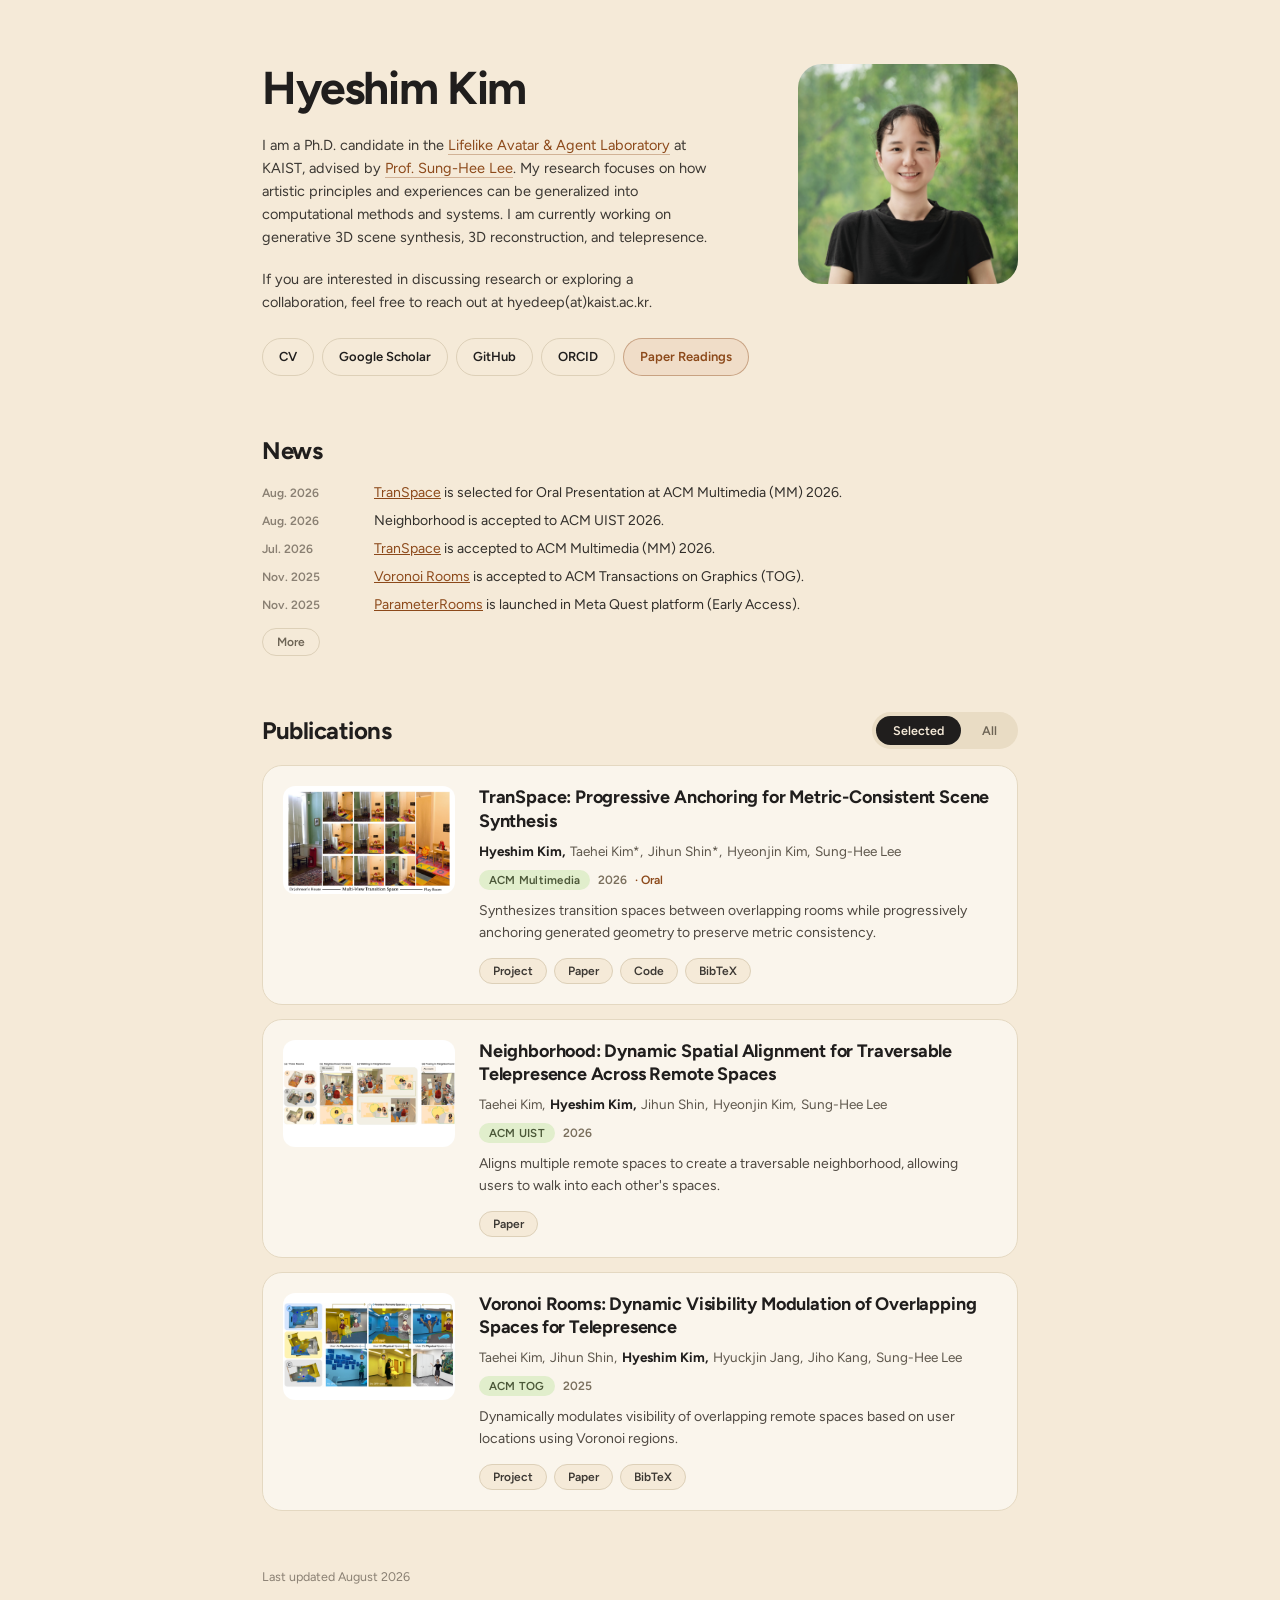
<file: index.html>
<!DOCTYPE html>
<html lang="en">
<head>
<meta charset="utf-8">
<meta name="viewport" content="width=device-width, initial-scale=1">
<title>Hyeshim Kim</title>
<meta name="author" content="Hyeshim Kim">
<link rel="stylesheet" href="styles.css">
<link rel="stylesheet" href="reviews.css">
<link rel="icon" href="assets/favicon.ico">
</head>
<body>
<main class="page">

  <section class="intro">
    <h1 class="name">Hyeshim Kim</h1>
    <img class="portrait" src="assets/portrait.png" alt="Hyeshim Kim">
    <div class="intro-text">
      <p class="bio">
        I am a Ph.D. candidate in the <a href="https://lava.kaist.ac.kr/">Lifelike Avatar &amp; Agent Laboratory</a> at KAIST, advised by <a href="https://lava.kaist.ac.kr/?page_id=41">Prof. Sung-Hee Lee</a>.
        My research focuses on how artistic principles and experiences can be generalized into computational methods and systems.
        I am currently working on generative 3D scene synthesis, 3D reconstruction, and telepresence.</p>
      <p class="bio">
        If you are interested in discussing research or exploring a collaboration, feel free to reach out at <span class="email">hyedeep(at)kaist.ac.kr</span>.</p>
      <nav class="links">
        <a class="link-pill" href="assets/cv.pdf">CV</a>
        <a class="link-pill" href="https://scholar.google.ch/citations?user=HIyLzOgAAAAJ&amp;hl=en">Google Scholar</a>
        <a class="link-pill" href="https://github.com/codeshim">GitHub</a>
        <a class="link-pill" href="https://orcid.org/0009-0003-0793-3794">ORCID</a>
        <a class="link-pill is-accent" href="reviews.html">Paper Readings</a>
      </nav>
    </div>
  </section>

        

  <section class="section">
    <h2>News</h2>
    <div class="news" id="news">
      <!-- Static fallback for crawlers - JavaScript replaces this -->
      <div class="news-item"><span class="news-date">Aug. 2026</span><span><a href="https://codeshim.github.io/transpace/">TranSpace</a> is selected for Oral Presentation at ACM Multimedia (MM) 2026.</span></div>
      <div class="news-item"><span class="news-date">Aug. 2026</span><span>Neighborhood is accepted to ACM UIST 2026.</span></div>
      <div class="news-item"><span class="news-date">Jul. 2026</span><span><a href="https://codeshim.github.io/transpace/">TranSpace</a> is accepted to ACM Multimedia (MM) 2026.</span></div>
      <div class="news-item"><span class="news-date">Nov. 2025</span><span><a href="https://hayleymol.github.io/VoronoiRooms_TOG/">Voronoi Rooms</a> is accepted to ACM Transactions on Graphics (TOG).</span></div>
      <div class="news-item"><span class="news-date">Nov. 2025</span><span><a href="https://www.meta.com/ko-kr/experiences/parameterroom/24417022141334169/#description">ParameterRooms</a> is launched in Meta Quest platform (Early Access).</span></div>
      <div class="news-item"><span class="news-date">Jun. 2025</span><span><a href="https://jhkang0408.github.io/RTUGVADTE/">Our paper</a> is accepted to IEEE Transactions on Visualization and Computer Graphics (TVCG).</span></div>
      <div class="news-item"><span class="news-date">Oct. 2024</span><span>Our ISMAR demo received the Best Demo Honorable Mention Award.</span></div>
    </div>
  </section>

  <section class="section">
    <div class="section-head">
      <h2>Publications</h2>
      <div class="toggle" role="tablist" aria-label="Publication view">
        <button type="button" role="tab" data-mode="selected" aria-selected="true">Selected</button>
        <button type="button" role="tab" data-mode="all" aria-selected="false">All</button>
      </div>
    </div>
    <div class="pubs" id="pubs">
      <!-- Static fallback for crawlers - JavaScript replaces this -->
      <article class="pub">
        <img class="pub-thumb" src="assets/thumb/mm_2026_thumb.png" alt="TranSpace thumbnail">
        <div class="pub-body">
          <h3 class="pub-title">TranSpace: Progressive Anchoring for Metric-Consistent Scene Synthesis</h3>
          <p class="pub-authors"><span class="me">Hyeshim Kim</span>, Taehei Kim*, Jihun Shin*, Hyeonjin Kim, Sung-Hee Lee</p>
          <div class="pub-meta"><span class="venue">ACM Multimedia</span><span class="year">2026</span><span class="award">Oral</span></div>
          <p class="pub-desc">Synthesizes transition spaces between overlapping rooms while progressively anchoring generated geometry to preserve metric consistency.</p>
          <nav class="pub-links"><a href="https://codeshim.github.io/transpace/">Project</a><a href="assets/transpace_MM_2026.pdf">Paper</a><a href="https://github.com/codeshim/transpace">Code</a></nav>
        </div>
      </article>
      <article class="pub">
        <img class="pub-thumb" src="assets/thumb/uist_2026_thumb.png" alt="Neighborhood thumbnail">
        <div class="pub-body">
          <h3 class="pub-title">Neighborhood: Dynamic Spatial Alignment for Traversable Telepresence Across Remote Spaces</h3>
          <p class="pub-authors">Taehei Kim, <span class="me">Hyeshim Kim</span>, Jihun Shin, Hyeonjin Kim, Sung-Hee Lee</p>
          <div class="pub-meta"><span class="venue">ACM UIST</span><span class="year">2026</span></div>
          <p class="pub-desc">Aligns multiple remote spaces to create a traversable neighborhood, allowing users to walk into each other's spaces.</p>
          <nav class="pub-links"><a href="assets/neighborhood_uist_2026.pdf">Paper</a></nav>
        </div>
      </article>
      <article class="pub">
        <img class="pub-thumb" src="assets/thumb/tog_2025_thumb.png" alt="Voronoi Rooms thumbnail">
        <div class="pub-body">
          <h3 class="pub-title">Voronoi Rooms: Dynamic Visibility Modulation of Overlapping Spaces for Telepresence</h3>
          <p class="pub-authors">Taehei Kim, Jihun Shin, <span class="me">Hyeshim Kim</span>, Hyuckjin Jang, Jiho Kang, Sung-Hee Lee</p>
          <div class="pub-meta"><span class="venue">ACM TOG</span><span class="year">2025</span></div>
          <p class="pub-desc">Dynamically modulates visibility of overlapping remote spaces based on user locations using Voronoi regions.</p>
          <nav class="pub-links"><a href="https://hayleymol.github.io/VoronoiRooms_TOG/">Project</a><a href="assets/voronoirooms_TOG_2026.pdf">Paper</a></nav>
        </div>
      </article>
      <article class="pub">
        <img class="pub-thumb" src="assets/thumb/tvcg_2025_thumb.png" alt="TVCG gestures thumbnail">
        <div class="pub-body">
          <h3 class="pub-title">Real-Time Translation of Upper-Body Gestures to Virtual Avatars in Dissimilar Telepresence Environments</h3>
          <p class="pub-authors">Jiho Kang, Taehei Kim, <span class="me">Hyeshim Kim</span>, Sung-Hee Lee</p>
          <div class="pub-meta"><span class="venue">IEEE TVCG</span><span class="year">2025</span></div>
          <p class="pub-desc">Translates upper-body gestures in real time so avatars convey users' intended movements across dissimilar remote spaces.</p>
          <nav class="pub-links"><a href="https://jhkang0408.github.io/RTUGVADTE/">Project</a></nav>
        </div>
      </article>
      <article class="pub">
        <img class="pub-thumb" src="assets/thumb/c&g_2025_thumb.png" alt="Computers & Graphics thumbnail">
        <div class="pub-body">
          <h3 class="pub-title">Evaluating User Perception Toward Physics-Adapted Avatars in Remote Heterogeneous Spaces</h3>
          <p class="pub-authors">Taehei Kim, <span class="me">Hyeshim Kim</span>, Jeongmi Lee, Sung-Hee Lee</p>
          <div class="pub-meta"><span class="venue">Computers & Graphics</span><span class="year">2025</span></div>
          <p class="pub-desc">Studies how users perceive and prefer physics-adapted avatars when remote spaces do not match.</p>
          <nav class="pub-links"><a href="https://www.sciencedirect.com/science/article/pii/S009784932500024X">Paper</a></nav>
        </div>
      </article>
      <article class="pub">
        <img class="pub-thumb" src="assets/thumb/ismar_2024_thumb.png" alt="ISMAR demo thumbnail">
        <div class="pub-body">
          <h3 class="pub-title">Visibility Modulation of Aligned Spaces for Multi-User Telepresence</h3>
          <p class="pub-authors">Taehei Kim, Jihun Shin, <span class="me">Hyeshim Kim</span>, Hyuckjin Jang, Jiho Kang, Sung-Hee Lee</p>
          <div class="pub-meta"><span class="venue">IEEE ISMAR (Demo)</span><span class="year">2024</span><span class="award">Best Demo Honorable Mention</span></div>
          <p class="pub-desc">Demonstrates dynamic visibility modulation of aligned spaces for multi-user MR telepresence.</p>
          <nav class="pub-links"><a href="https://lava.kaist.ac.kr/?p=7465">News</a></nav>
        </div>
      </article>
    </div>
  </section>

  <p class="foot">Last updated August 2026</p>

</main>
<script src="data.js"></script>
<script src="app.js"></script>
<script data-goatcounter="https://codeshim.goatcounter.com/count"
        async src="//gc.zgo.at/count.js"></script>
</body>
</html>
</file>
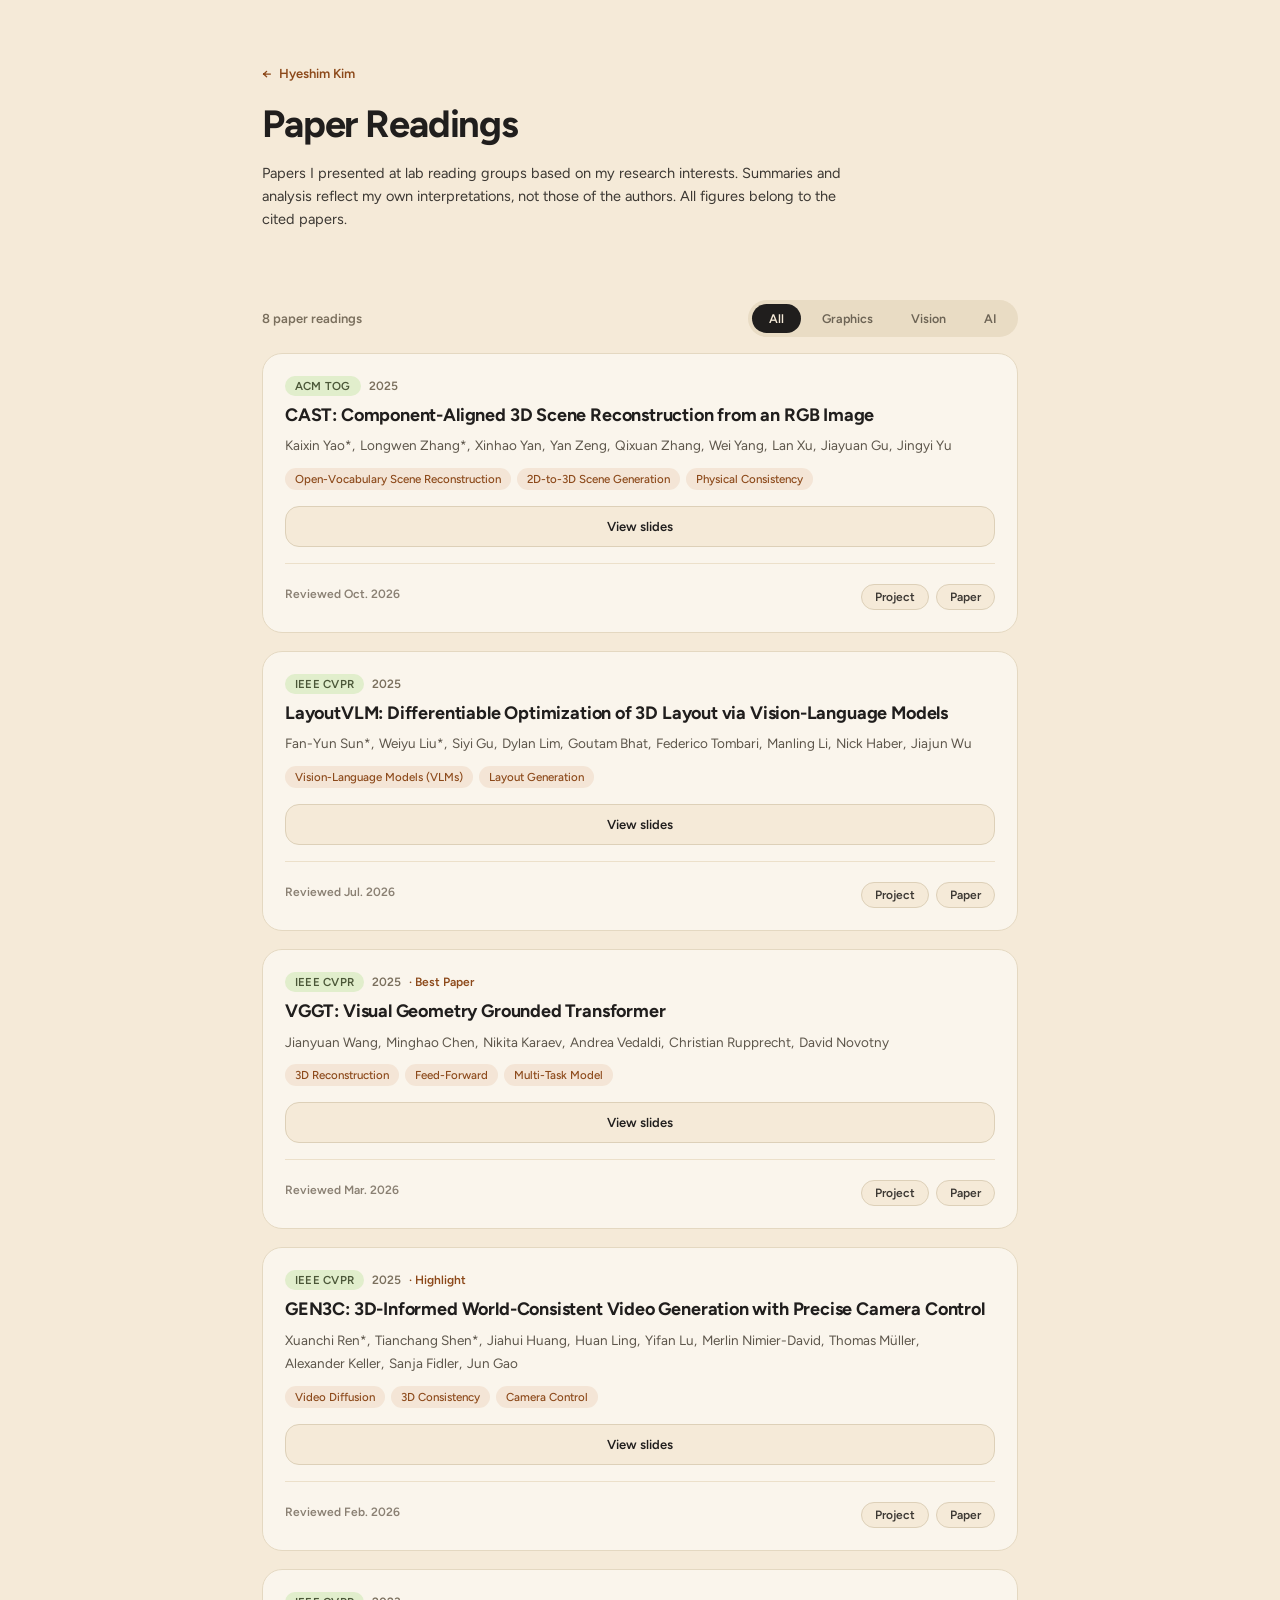
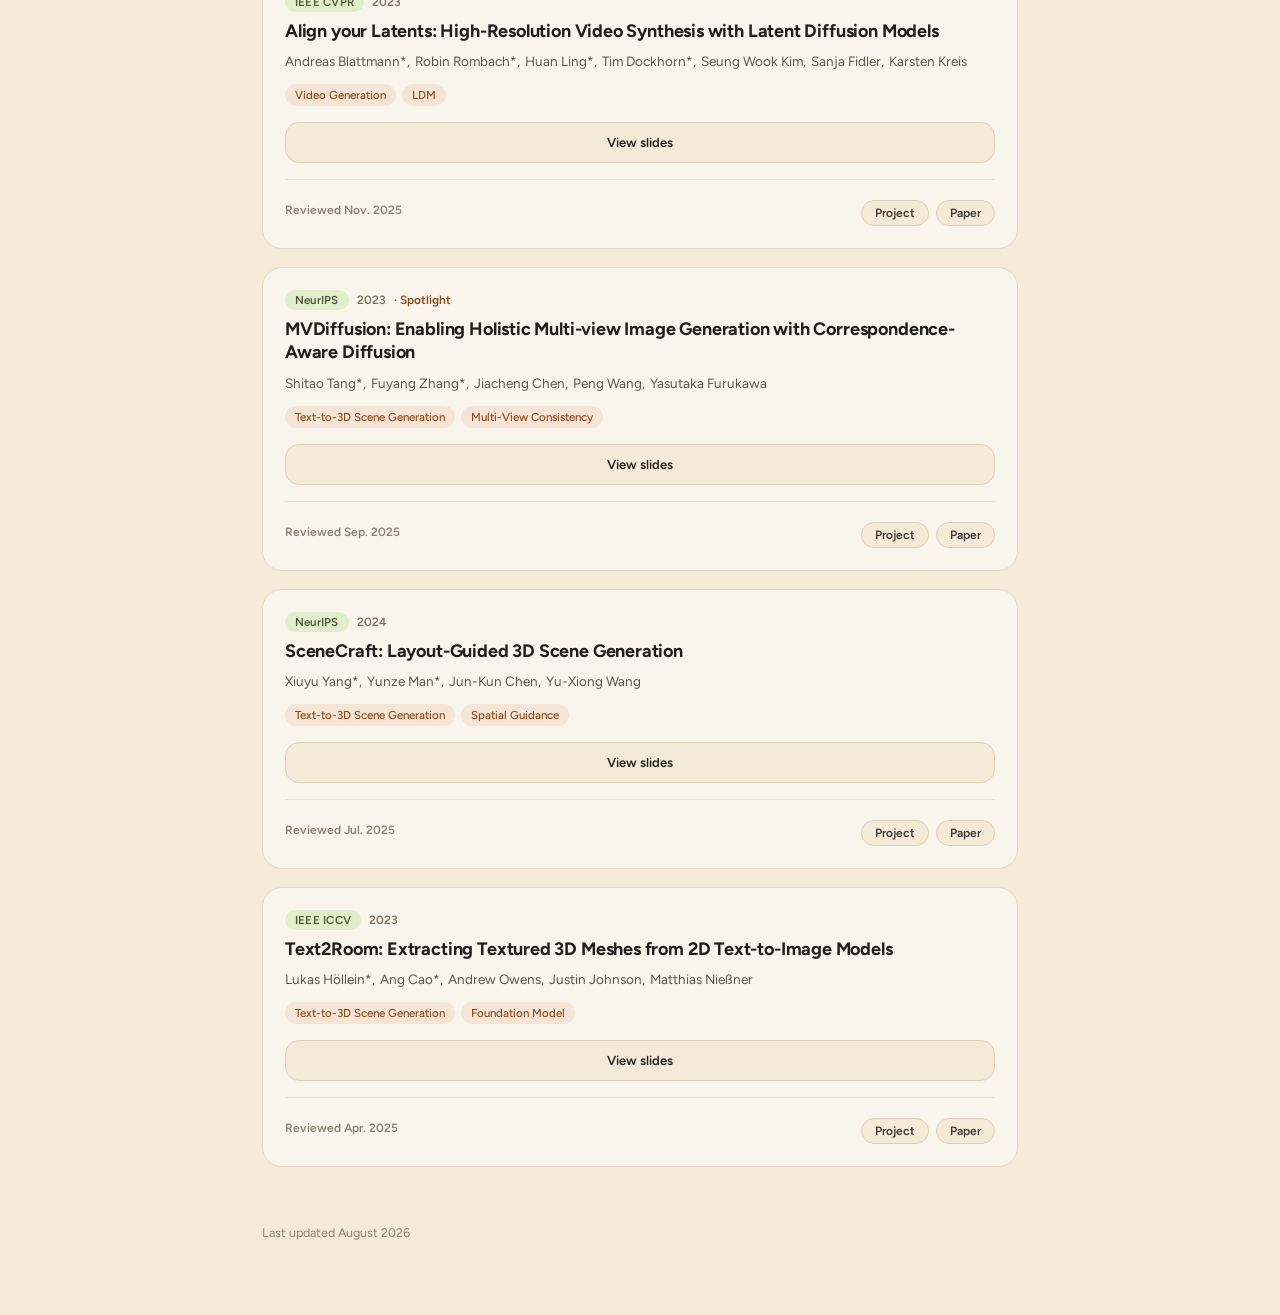
<file: reviews.html>
<!DOCTYPE html>
<html lang="en">
<head>
<meta charset="utf-8">
<meta name="viewport" content="width=device-width, initial-scale=1">
<title>Paper Readings — Hyeshim Kim</title>
<meta name="description" content="Recorded paper-review presentations by Hyeshim Kim — graphics, vision and AI.">
<link rel="stylesheet" href="styles.css">
<link rel="stylesheet" href="reviews.css">
<link rel="icon" href="assets/favicon.ico">
</head>
<body>
<main class="page">

  <header class="page-head">
    <a class="back" href="index.html"><span>&larr;</span>Hyeshim Kim</a>
    <div class="section">
      <h1 class="page-title">Paper Readings</h1>
      <div class="bio" style="max-width:70ch">
        <p style="margin:0 0 12px">Papers I presented at lab reading groups based on my research interests. Summaries and analysis reflect my own interpretations, not those of the authors. All figures belong to the cited papers.</p>
      </div>
    </div>
  </header>

  <section class="section">
    <div class="section-head">
      <span class="count" id="count"></span>
      <div class="toggle" id="topics" role="tablist" aria-label="Filter by topic"></div>
    </div>
    <div class="reviews" id="reviews">
      <!-- Static fallback for crawlers - JavaScript replaces this -->
      <article class="review">
        <div class="review-head">
          <div class="pub-meta"><span class="venue">IEEE CVPR</span><span class="year">2025</span></div>
          <h3 class="pub-title">LayoutVLM: Differentiable Optimization of 3D Layout via Vision-Language Models</h3>
          <p class="pub-authors">Fan-Yun Sun*, Weiyu Liu*, Siyi Gu, Dylan Lim, Goutam Bhat, Federico Tombari, Manling Li, Nick Haber, Jiajun Wu</p>
          <div class="keywords"><span class="keyword">Vision-Language Models (VLMs)</span><span class="keyword">Layout Generation</span></div>
        </div>
        <div class="review-foot"><span class="review-date">Reviewed Jul. 2026</span></div>
      </article>
      <article class="review">
        <div class="review-head">
          <div class="pub-meta"><span class="venue">IEEE CVPR</span><span class="year">2025</span><span class="award">Best Paper</span></div>
          <h3 class="pub-title">VGGT: Visual Geometry Grounded Transformer</h3>
          <p class="pub-authors">Jianyuan Wang, Minghao Chen, Nikita Karaev, Andrea Vedaldi, Christian Rupprecht, David Novotny</p>
          <div class="keywords"><span class="keyword">3D Reconstruction</span><span class="keyword">Feed-Forward</span><span class="keyword">Multi-Task Model</span></div>
        </div>
        <div class="review-foot"><span class="review-date">Reviewed Mar. 2026</span></div>
      </article>
      <article class="review">
        <div class="review-head">
          <div class="pub-meta"><span class="venue">IEEE CVPR</span><span class="year">2025</span><span class="award">Highlight</span></div>
          <h3 class="pub-title">GEN3C: 3D-Informed World-Consistent Video Generation with Precise Camera Control</h3>
          <p class="pub-authors">Xuanchi Ren*, Tianchang Shen*, Jiahui Huang, Huan Ling, Yifan Lu, Merlin Nimier-David, Thomas Müller, Alexander Keller, Sanja Fidler, Jun Gao</p>
          <div class="keywords"><span class="keyword">Video Diffusion</span><span class="keyword">3D Consistency</span><span class="keyword">Camera Control</span></div>
        </div>
        <div class="review-foot"><span class="review-date">Reviewed Feb. 2026</span></div>
      </article>
      <article class="review">
        <div class="review-head">
          <div class="pub-meta"><span class="venue">IEEE CVPR</span><span class="year">2023</span></div>
          <h3 class="pub-title">Align your Latents: High-Resolution Video Synthesis with Latent Diffusion Models</h3>
          <p class="pub-authors">Andreas Blattmann*, Robin Rombach*, Huan Ling*, Tim Dockhorn*, Seung Wook Kim, Sanja Fidler, Karsten Kreis</p>
          <div class="keywords"><span class="keyword">Video Generation</span><span class="keyword">LDM</span></div>
        </div>
        <div class="review-foot"><span class="review-date">Reviewed Nov. 2025</span></div>
      </article>
      <article class="review">
        <div class="review-head">
          <div class="pub-meta"><span class="venue">NeurIPS</span><span class="year">2023</span><span class="award">Spotlight</span></div>
          <h3 class="pub-title">MVDiffusion: Enabling Holistic Multi-view Image Generation with Correspondence-Aware Diffusion</h3>
          <p class="pub-authors">Shitao Tang*, Fuyang Zhang*, Jiacheng Chen, Peng Wang, Yasutaka Furukawa</p>
          <div class="keywords"><span class="keyword">Text-to-3D Scene Generation</span><span class="keyword">Multi-View Consistency</span></div>
        </div>
        <div class="review-foot"><span class="review-date">Reviewed Sep. 2025</span></div>
      </article>
      <article class="review">
        <div class="review-head">
          <div class="pub-meta"><span class="venue">NeurIPS</span><span class="year">2024</span></div>
          <h3 class="pub-title">SceneCraft: Layout-Guided 3D Scene Generation</h3>
          <p class="pub-authors">Xiuyu Yang*, Yunze Man*, Jun-Kun Chen, Yu-Xiong Wang</p>
          <div class="keywords"><span class="keyword">Text-to-3D Scene Generation</span><span class="keyword">Spatial Guidance</span></div>
        </div>
        <div class="review-foot"><span class="review-date">Reviewed Jul. 2025</span></div>
      </article>
      <article class="review">
        <div class="review-head">
          <div class="pub-meta"><span class="venue">IEEE ICCV</span><span class="year">2023</span></div>
          <h3 class="pub-title">Text2Room: Extracting Textured 3D Meshes from 2D Text-to-Image Models</h3>
          <p class="pub-authors">Lukas Höllein*, Ang Cao*, Andrew Owens, Justin Johnson, Matthias Nießner</p>
          <div class="keywords"><span class="keyword">Text-to-3D Scene Generation</span><span class="keyword">Foundation Model</span></div>
        </div>
        <div class="review-foot"><span class="review-date">Reviewed Apr. 2025</span></div>
      </article>
    </div>
  </section>

  <p class="foot">Last updated August 2026</p>

</main>
<script src="reviews-data.js"></script>
<script src="reviews.js"></script>
<script data-goatcounter="https://codeshim.goatcounter.com/count"
        async src="//gc.zgo.at/count.js"></script>
</body>
</html>
</file>
<file: styles.css>
/* Hyeshim Kim — academic homepage. Organic design system tokens (cream + terracotta, muted). */
@import url('https://fonts.googleapis.com/css2?family=Figtree:wght@400;500;600;700&display=swap');

:root{
  --bg:#f5ead8; --card:#faf5ec; --card-border:#e4d8c1;
  --ink:#201e1d; --ink-2:#312e2a; --ink-3:#3c3833; --ink-4:#4e4841;
  --muted:#6d6455; --muted-2:#8a8073; --line:#ddd0b8;
  --accent:#c67139; --accent-ink:#8c491a;
  --sage-fill:#e1eecc; --sage-ink:#4b5738;
  --stripe:repeating-linear-gradient(135deg,#e3d6bd 0 8px,#ecdfc8 8px 16px);
  --mono:ui-monospace,SFMono-Regular,Menlo,monospace;
}

*,*::before,*::after{box-sizing:border-box}
html{-webkit-text-size-adjust:100%}
body{
  margin:0; background:var(--bg); color:var(--ink);
  font-family:Figtree,system-ui,sans-serif; font-size:15px; line-height:1.55;
}
img{display:block; max-width:100%}
a{color:var(--accent-ink)}
a:hover{color:#b2622d}
:focus{outline:none}
:focus-visible{outline:2px solid var(--accent); outline-offset:2px}
::selection{background:rgba(198,113,57,.3)}

.page{max-width:900px; margin:0 auto; padding:64px 72px 72px; display:flex; flex-direction:column; gap:56px}

/* ── intro ───────────────────────────────────────────── */
.intro{display:grid; grid-template-columns:1fr 220px; grid-template-rows:auto 1fr; gap:20px 44px; align-items:start}
.intro .name{grid-column:1; grid-row:1}
.intro .portrait{grid-column:2; grid-row:1 / 3}
.intro .intro-text{grid-column:1; grid-row:2}
.intro-text{display:flex; flex-direction:column; gap:18px}
.name{font-weight:700; font-size:46px; line-height:1.08; letter-spacing:-.03em; margin:0}
.bio{margin:0; font-size:14.5px; line-height:1.6; color:var(--ink-3); max-width:50ch; text-wrap:pretty}
.bio a{text-decoration:none; border-bottom:1px solid rgba(140,73,26,.35)}
.links{display:flex; flex-wrap:wrap; gap:8px; margin-top:6px}
.link-pill{
  display:inline-flex; align-items:center; padding:8px 16px; border-radius:999px;
  border:1px solid var(--line); color:var(--ink); font-size:13px; font-weight:600; text-decoration:none;
}
.link-pill:hover{background:rgba(32,30,29,.06); color:var(--ink)}
.link-pill.is-primary{background:var(--ink); border-color:var(--ink); color:var(--bg)}
.link-pill.is-primary:hover{background:#3c3833; color:var(--bg)}
.portrait{width:220px; height:220px; border-radius:24px; object-fit:cover; background-image:var(--stripe)}
.portrait--placeholder{display:flex; align-items:flex-end; padding:12px; font:11px var(--mono); color:#7a6f5d}

/* ── sections ────────────────────────────────────────── */
.section{display:flex; flex-direction:column; gap:16px}
.section h2{font-weight:700; font-size:24px; letter-spacing:-.02em; margin:0}
.section-head{display:flex; align-items:center; justify-content:space-between; gap:20px; flex-wrap:wrap}

/* ── news ────────────────────────────────────────────── */
.news{display:flex; flex-direction:column; gap:11px}
.news-item{display:flex; gap:16px; align-items:baseline; font-size:14px; line-height:1.2; color:var(--ink-2)}
.news-date{flex:none; width:96px; font-weight:600; font-size:12px; color:var(--muted-2)}
.news-toggle{
  align-self:flex-start; margin-top:4px; padding:6px 14px; border:1px solid var(--line);
  border-radius:999px; background:transparent; color:var(--muted); font:600 12px Figtree,sans-serif;
  cursor:pointer; transition: background 0.2s, color 0.2s;
}
.news-toggle:hover{background:rgba(32,30,29,.06); color:var(--ink)}

/* ── publications ────────────────────────────────────── */
.toggle{display:flex; gap:4px; padding:4px; background:#e9dcc4; border-radius:999px}
.toggle button{
  padding:7px 17px; border:0; border-radius:999px; cursor:pointer;
  background:transparent; color:var(--muted); font:600 12.5px Figtree,sans-serif;
}
.toggle button:hover{color:var(--ink)}
.toggle button[aria-selected="true"]{background:var(--ink); color:var(--bg)}

.pubs{display:flex; flex-direction:column; gap:14px}
.pub{
  display:grid; grid-template-columns:172px 1fr; gap:24px; padding:20px;
  background:var(--card); border:1px solid var(--card-border); border-radius:20px;
}
.pub-thumb{aspect-ratio:16/10; border-radius:12px; object-fit:cover; background-image:var(--stripe)}
.pub-thumb--placeholder{display:flex; align-items:flex-end; padding:8px; font:10px var(--mono); color:#7a6f5d}
.pub-body{display:flex; flex-direction:column; gap:8px}
.pub-title{font-weight:700; font-size:18px; line-height:1.3; letter-spacing:-.01em; margin:0}
.pub-authors{display:flex; flex-wrap:wrap; column-gap:5px; row-gap:2px; font-size:13.5px; color:#5d564b}
.pub-authors .me{font-weight:700; color:var(--ink)}
.pub-meta{display:flex; align-items:center; gap:8px; flex-wrap:wrap}
.venue{display:inline-flex; padding:3px 10px; border-radius:999px; background:var(--sage-fill); color:var(--sage-ink); font:600 11.5px Figtree,sans-serif; letter-spacing:.02em}
.year{font:600 12px Figtree,sans-serif; color:#7a6f5d}
.award{font:600 12px Figtree,sans-serif; color:var(--accent-ink)}
.pub-desc{margin:2px 0 0; font-size:14px; line-height:1.55; color:var(--ink-4); max-width:56ch; text-wrap:pretty}
.pub-links{display:flex; flex-wrap:wrap; gap:7px; margin-top:6px}
.pub-links a, .pub-links .bib-btn{
  display:inline-flex; align-items:center; padding:5px 13px; border-radius:999px;
  border:1px solid var(--line); background:var(--bg); color:var(--ink-3);
  font:600 12px Figtree,sans-serif; text-decoration:none; cursor:pointer;
}
.pub-links a:hover, .pub-links .bib-btn:hover{background:#efe4cf; color:var(--ink)}

.foot{margin:0; font-size:12.5px; color:var(--muted-2)}

/* ── fade-in animation ──────────────────────────────── */
@keyframes fadeIn {
  from { opacity: 0; transform: translateY(12px); }
  to { opacity: 1; transform: translateY(0); }
}
.pub, .news-item {
  animation: fadeIn 0.4s ease both;
}


/* ── responsive ──────────────────────────────────────── */
@media (max-width:760px){
  .page{padding:40px 24px 56px; gap:44px}
  .intro{grid-template-columns:1fr; grid-template-rows:auto auto auto; gap:20px}
  .intro .name{grid-column:1; grid-row:1}
  .intro .portrait{grid-column:1; grid-row:2; width:100%; height:auto; aspect-ratio:1/1}
  .intro .intro-text{grid-column:1; grid-row:3}
  .name{font-size:38px}
  .pub{grid-template-columns:1fr; gap:16px}
  .pub-thumb{width:100%; max-width:100%}
  .news-date{width:72px}
}
</file>
<file: reviews.css>
/* Paper Reviews — page-specific styles.
   Link AFTER your styles.css:  <link rel="stylesheet" href="reviews.css">
   Inherits from styles.css: .page .section .section-head .bio .foot .toggle
                             .pub-meta .venue .year .award .pub-title .pub-authors .pub-links
   Variables used (defined in your styles.css :root) with fallbacks, so this file works even
   if a token is named differently on your side. */

.link-pill.is-accent{
  border-color:rgba(140,73,26,.4);
  background:rgba(198,113,57,.1);
  color:var(--accent-ink,#8c491a);
}
.link-pill.is-accent:hover{background:rgba(198,113,57,.18); color:var(--accent-ink,#8c491a)}

.back{align-self:flex-start; display:inline-flex; align-items:center; gap:7px; font-weight:600; font-size:13px; text-decoration:none}
.page-head{display:flex; flex-direction:column; gap:20px}
.page-title{font-weight:700; font-size:38px; line-height:1.1; letter-spacing:-.03em; margin:0}
.count{font:600 13px Figtree,sans-serif; color:#7a6f5d}

.reviews{display:flex; flex-direction:column; gap:18px}
.review{
  display:flex; flex-direction:column; gap:16px; padding:22px;
  background:var(--card,#faf5ec);
  border:1px solid var(--card-border,#e4d8c1);
  border-radius:20px;
  animation: fadeIn 0.4s ease both;
}
@keyframes fadeIn {
  from { opacity: 0; transform: translateY(12px); }
  to { opacity: 1; transform: translateY(0); }
}
.review-head{display:flex; flex-direction:column; gap:8px}
.spacer{flex:1}
.pages{font:600 12px Figtree,sans-serif; color:#a3987f}

.keywords{display:flex; flex-wrap:wrap; gap:6px; margin-top:4px}
.keyword{
  display:inline-flex; padding:4px 10px; border-radius:999px;
  background:rgba(198,113,57,.12); color:var(--accent-ink,#8c491a);
  font:500 11.5px Figtree,sans-serif;
}

/* click-to-load PDF viewer — compact button first, expands on click */
.slides-wrap{display:flex; flex-direction:column; gap:10px}

/* Compact button before click */
.slides-cover{
  display:flex; align-items:center; justify-content:center; gap:10px; width:100%; padding:12px 20px;
  border:1px solid var(--line,#ddd0b8); border-radius:14px; cursor:pointer;
  background:var(--bg,#f5ead8); font:inherit; color:var(--ink,#201e1d);
  transition:background .15s ease, border-color .15s ease;
}
.slides-cover:hover{background:#efe4cf; border-color:rgba(140,73,26,.4)}
.slides-cover span{font:600 13px Figtree,sans-serif}
.slides-cover small{font:600 11.5px Figtree,sans-serif; color:var(--muted-2,#8a8073)}

/* Expanded viewer after click */
.slides{
  position:relative; aspect-ratio:4/3; width:100%; border-radius:14px; overflow:hidden;
  border:1px solid var(--card-border,#e4d8c1); background:#efe4cf;
}
.slides iframe{position:absolute; inset:0; width:100%; height:100%; border:0; background:#efe4cf}

.slides-bar{
  display:flex; align-items:center; gap:10px; flex-wrap:wrap;
  margin-top:-6px; font:600 12px Figtree,sans-serif; color:var(--muted-2,#8a8073);
}
.slides-bar a, .slides-bar .slides-hide{
  color:var(--ink-3,#3c3833); text-decoration:none; border-bottom:1px solid var(--line,#ddd0b8);
  background:none; border-top:0; border-left:0; border-right:0; padding:0; cursor:pointer;
  font:600 12px Figtree,sans-serif;
}
.slides-bar a:hover, .slides-bar .slides-hide:hover{color:var(--accent-ink,#8c491a); border-bottom-color:rgba(140,73,26,.4)}

.review-foot{display:flex; align-items:center; gap:10px; flex-wrap:wrap; padding-top:14px; border-top:1px solid #ece0ca}
.review-date{font:600 12px Figtree,sans-serif; color:var(--muted-2,#8a8073)}

@media (max-width:760px){
  .page-title{font-size:30px}
  .page-head + .section .section-head{flex-direction:column-reverse; align-items:center}
  .slides{aspect-ratio:3/4}
  .review-foot{flex-direction:column; align-items:flex-start}
  .review-foot .spacer{display:none}
}
</file>
